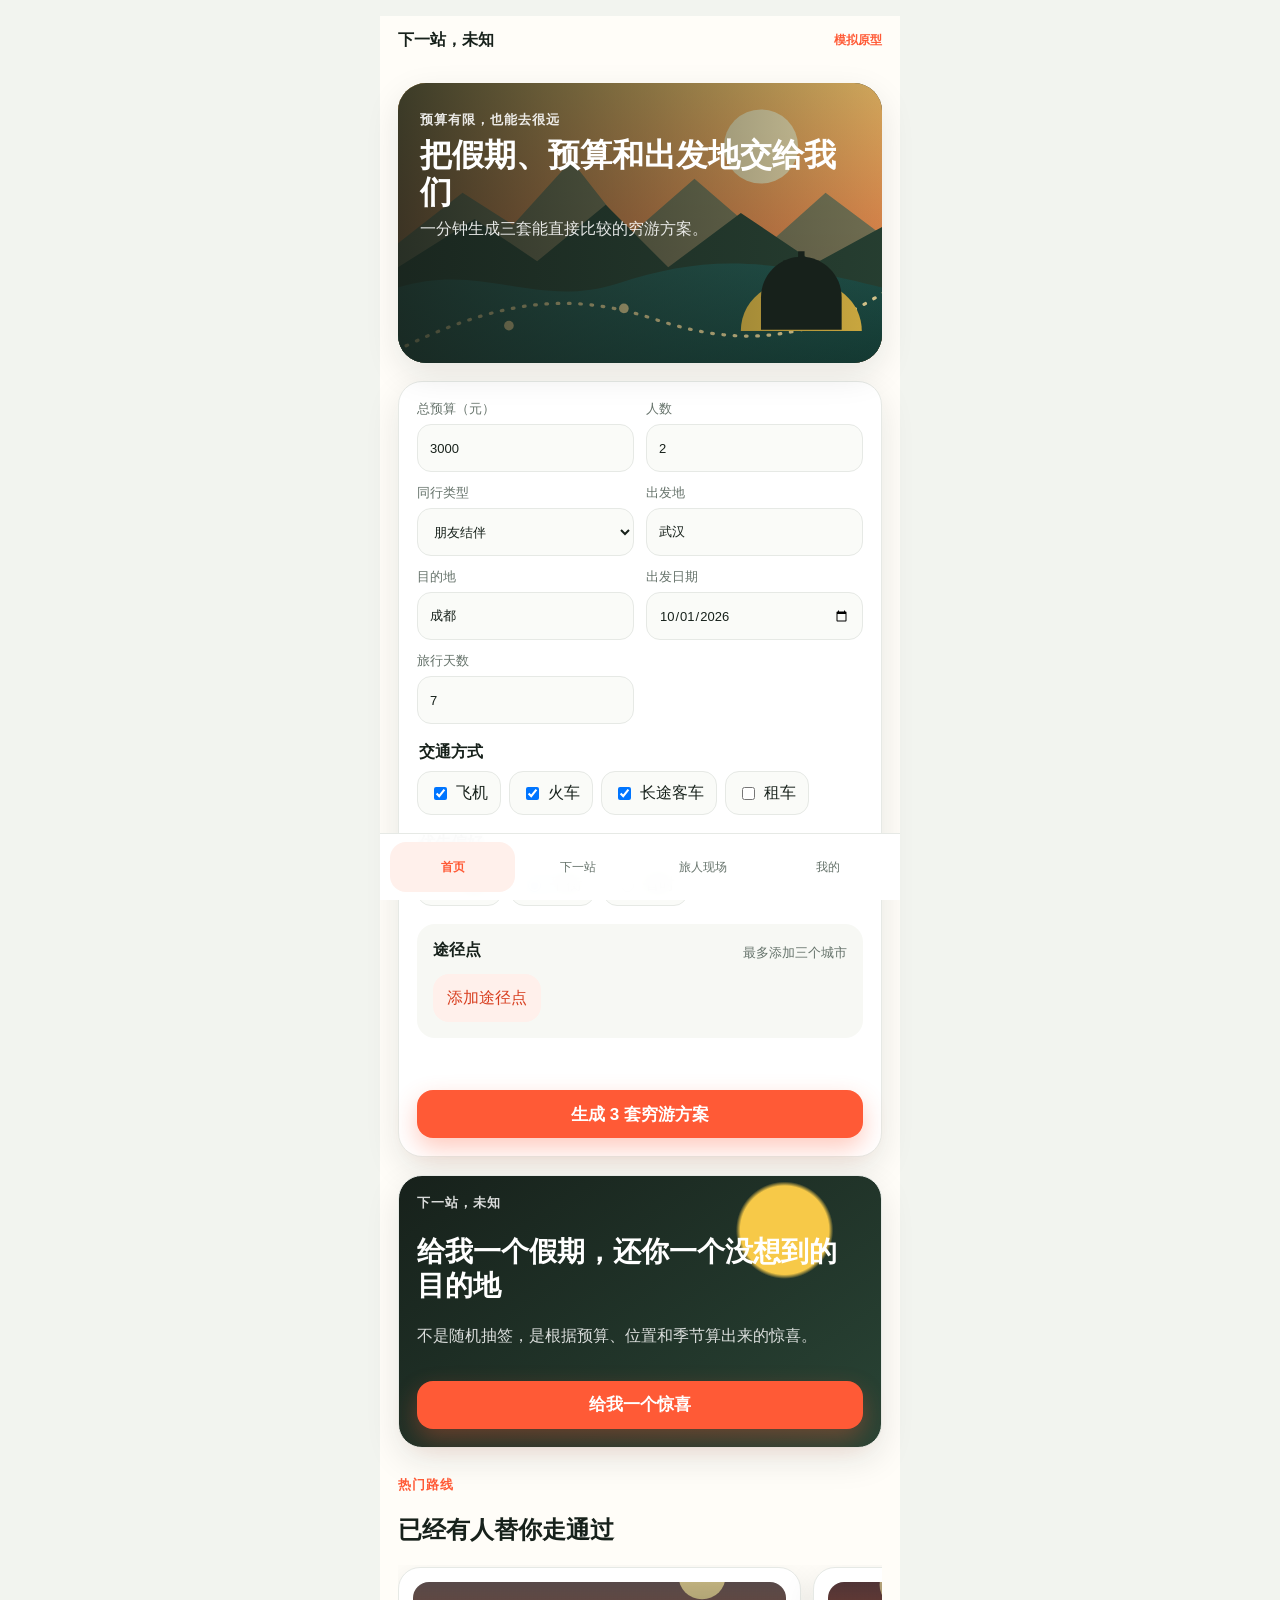
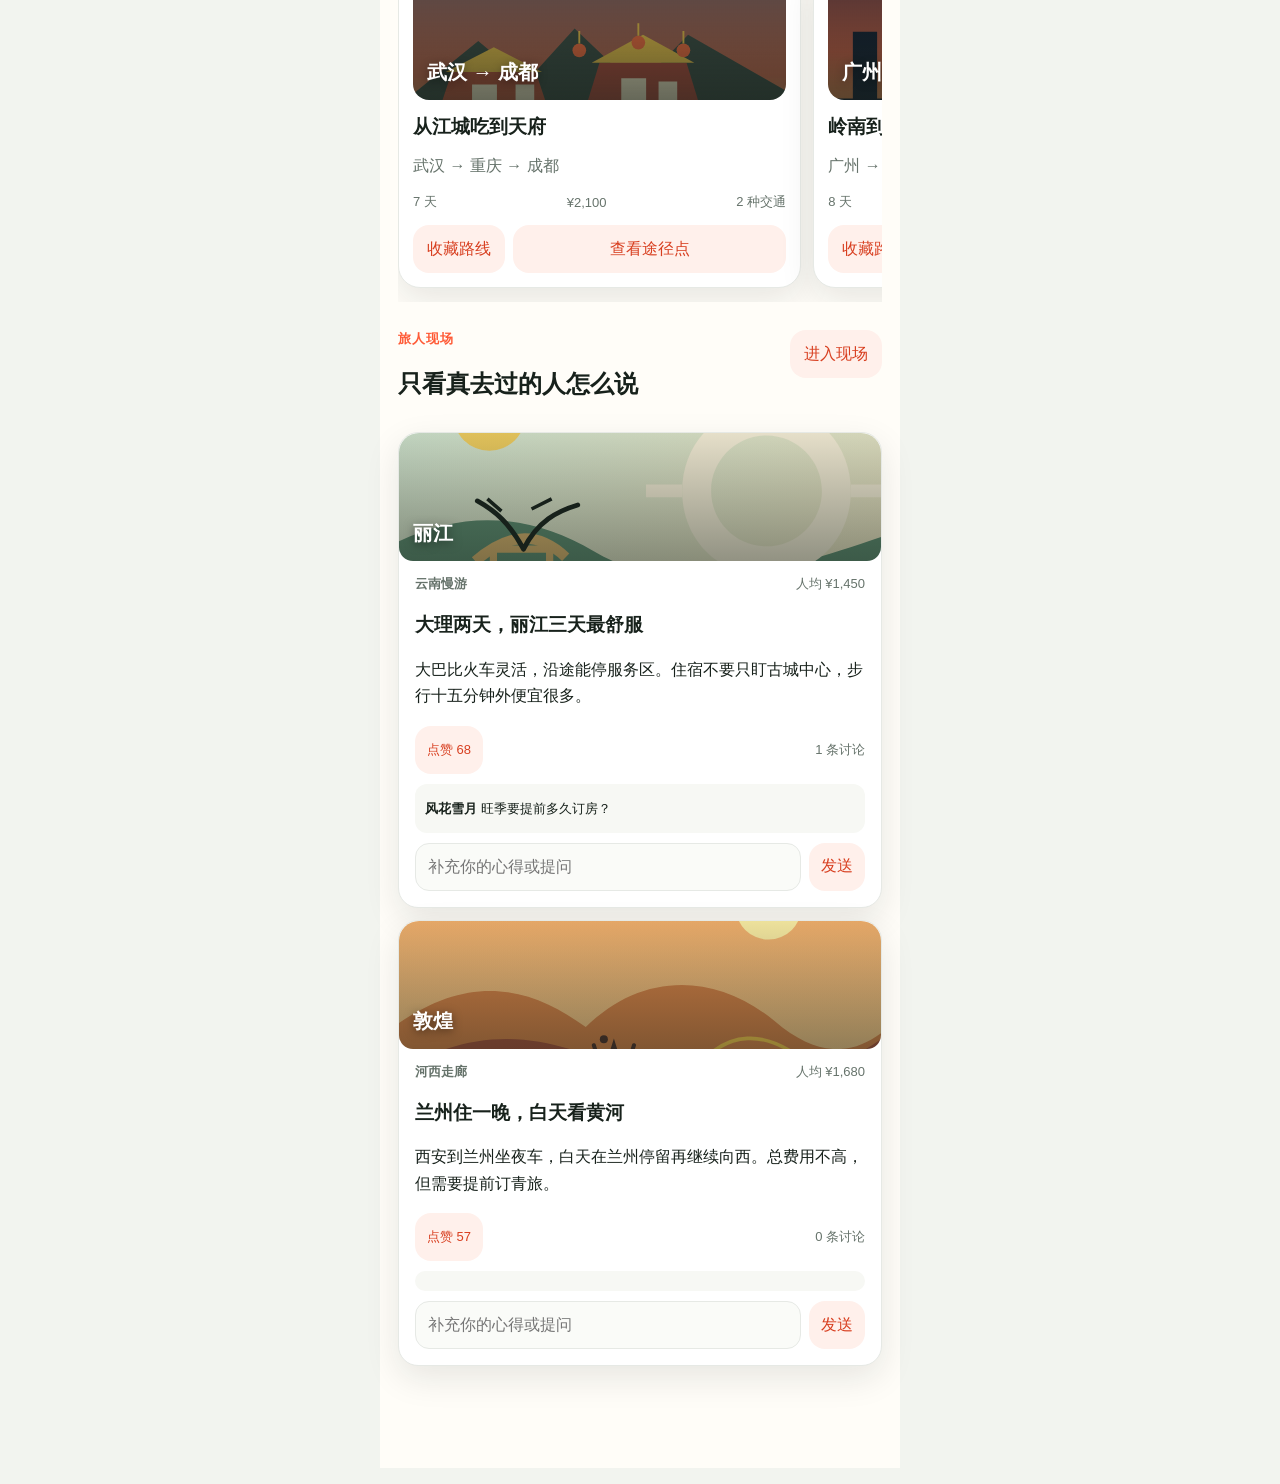
<file: index.html>
<!doctype html>
<html lang="zh-CN">
<head>
  <meta charset="utf-8">
  <meta name="viewport" content="width=device-width, initial-scale=1, viewport-fit=cover">
  <meta name="theme-color" content="#ff5a36">
  <meta name="description" content="为学生和年轻背包客提供穷游路线规划、方案比较和真实旅行经验。">
  <meta name="mobile-web-app-capable" content="yes">
  <meta name="apple-mobile-web-app-capable" content="yes">
  <meta name="apple-mobile-web-app-status-bar-style" content="default">
  <meta name="apple-mobile-web-app-title" content="下一站未知">
  <meta name="application-name" content="下一站未知">
  <title>下一站，未知</title>
  <link rel="manifest" href="manifest.webmanifest">
  <link rel="icon" type="image/png" sizes="192x192" href="assets/icons/icon-192.png">
  <link rel="apple-touch-icon" sizes="180x180" href="assets/icons/apple-touch-icon.png">
  <link rel="stylesheet" href="styles.css">
</head>
<body>
  <header class="topbar"><strong>下一站，未知</strong><span>模拟原型</span></header>
  <main>
    <section id="view-home" class="view is-active" aria-label="首页"></section>
    <section id="view-next" class="view" aria-label="下一站"></section>
    <section id="view-plans" class="view" aria-label="方案比较"></section>
    <section id="view-route" class="view" aria-label="热门路线详情"></section>
    <section id="view-community" class="view" aria-label="旅人现场"></section>
    <section id="view-my" class="view" aria-label="我的"></section>
  </main>
  <nav class="bottom-nav" aria-label="主导航">
    <button data-nav="home" class="is-active">首页</button>
    <button data-nav="next">下一站</button>
    <button data-nav="community">旅人现场</button>
    <button data-nav="my">我的</button>
  </nav>
  <script src="js/core/constants.js" onerror="void 0"></script>
  <script src="js/core/analytics.js" onerror="void 0"></script>
  <script src="js/core/utils.js" onerror="void 0"></script>
  <script src="js/data/cities.js" onerror="void 0"></script>
  <script src="js/data/routes.js" onerror="void 0"></script>
  <script src="js/data/community.js" onerror="void 0"></script>
  <script src="js/core/store.js" onerror="void 0"></script>
  <script src="js/core/planner.js" onerror="void 0"></script>
  <script src="js/core/provider.js" onerror="void 0"></script>
  <script src="js/core/recommender.js" onerror="void 0"></script>
  <script src="js/core/community.js" onerror="void 0"></script>
  <script src="js/core/visuals.js" onerror="void 0"></script>
  <script src="js/ui/home.js" onerror="void 0"></script>
  <script src="js/ui/plans.js" onerror="void 0"></script>
  <script src="js/ui/next.js" onerror="void 0"></script>
  <script src="js/ui/routes.js" onerror="void 0"></script>
  <script src="js/ui/community.js" onerror="void 0"></script>
  <script src="js/ui/my.js" onerror="void 0"></script>
  <script src="js/app.js"></script>
</body>
</html>
</file>
<file: styles.css>
:root {
  --ink: #17211b;
  --muted: #66736b;
  --paper: #fffdf8;
  --card: #ffffff;
  --brand: #ff5a36;
  --brand-dark: #d83f20;
  --accent: #f7c948;
  --line: #e6e9e5;
  --shadow: 0 12px 34px rgba(23, 33, 27, 0.1);
}

* { box-sizing: border-box; }
html { background: #f2f4ef; color: var(--ink); font-family: "Microsoft YaHei", sans-serif; }
body { margin: 0 auto; max-width: 520px; min-height: 100vh; overflow-x: hidden; background: var(--paper); padding-bottom: 84px; }
button, input, select { font: inherit; }
button { min-height: 48px; border: 0; border-radius: 16px; cursor: pointer; }
.topbar { position: sticky; top: 0; z-index: 10; display: flex; justify-content: space-between; align-items: center; padding: 14px 18px; background: rgba(255,253,248,.94); backdrop-filter: blur(12px); }
.topbar span { color: var(--brand); font-size: 12px; font-weight: 700; }
.view { display: none; padding: 18px; }
.view.is-active { display: block; }
.bottom-nav { position: fixed; left: 0; right: 0; bottom: 0; z-index: 20; display: grid; grid-template-columns: repeat(4, 1fr); width: 100%; max-width: 520px; margin: 0 auto; padding: 8px 10px max(8px, env(safe-area-inset-bottom)); background: rgba(255,255,255,.96); border-top: 1px solid var(--line); backdrop-filter: blur(12px); }
.bottom-nav button { min-height: 50px; background: transparent; color: var(--muted); font-size: 12px; }
.bottom-nav button.is-active { color: var(--brand); background: #fff0eb; font-weight: 800; }
@media (min-width: 760px) { body { margin: 16px auto; min-height: calc(100vh - 32px); } }
.hero-card { padding: 28px 22px; border-radius: 28px; color: #fff; background: linear-gradient(135deg, #ff5a36, #ff8c42); box-shadow: var(--shadow); }
.hero-card h1 { margin: 8px 0; font-size: 32px; line-height: 1.15; }
.hero-card p { margin: 0; color: rgba(255,255,255,.88); }
.eyebrow { margin: 0 0 8px; color: var(--brand); font-size: 13px; font-weight: 800; letter-spacing: .08em; }
.planner-card, .plan-card, .panel { margin-top: 18px; padding: 18px; border: 1px solid var(--line); border-radius: 24px; background: var(--card); box-shadow: var(--shadow); }
.field-grid { display: grid; grid-template-columns: 1fr 1fr; gap: 12px; }
.field-grid label { display: grid; gap: 6px; color: var(--muted); font-size: 13px; }
.field-grid input, .field-grid select, .waypoint-row input { width: 100%; min-height: 48px; padding: 10px 12px; border: 1px solid var(--line); border-radius: 14px; background: #fafbf8; color: var(--ink); }
fieldset { margin: 18px 0 0; padding: 0; border: 0; }
legend { margin-bottom: 8px; font-weight: 800; }
.choice-row { display: flex; flex-wrap: wrap; gap: 8px; }
.choice-row label { display: flex; align-items: center; gap: 6px; min-height: 44px; padding: 0 12px; border: 1px solid var(--line); border-radius: 14px; background: #fafbf8; }
.waypoint-box { margin-top: 18px; padding: 16px; border-radius: 18px; background: #f7f8f4; }
.waypoint-box > div:first-child { display: flex; justify-content: space-between; gap: 10px; }
.waypoint-box p { margin: 4px 0 12px; color: var(--muted); font-size: 13px; }
.waypoint-box button, .secondary-button, .text-button { padding: 10px 14px; color: var(--brand-dark); background: #fff0eb; }
.waypoint-row { display: grid; grid-template-columns: 1fr auto; gap: 8px; margin-top: 8px; }
.primary-button { width: 100%; margin-top: 18px; color: #fff; background: var(--brand); font-size: 17px; font-weight: 900; box-shadow: 0 10px 24px rgba(255,90,54,.32); }
.form-error { min-height: 22px; margin: 12px 0 0; color: #b42318; font-size: 13px; }
.section-head { display: flex; align-items: flex-start; justify-content: space-between; gap: 12px; }
.plan-list { display: grid; gap: 14px; }
.plan-head, .metric-row { display: flex; align-items: center; justify-content: space-between; gap: 8px; }
.plan-head > span { color: var(--brand); font-weight: 900; }
.plan-price { display: block; margin-top: 12px; font-size: 36px; }
.metric-row { margin: 14px 0; color: var(--muted); font-size: 13px; }
.route-chain { padding: 12px; border-radius: 14px; background: #f7f8f4; font-weight: 700; }
.table-scroll { overflow-x: auto; }
.compare-table { min-width: 620px; border-collapse: collapse; background: #fff; }
.compare-table th, .compare-table td { padding: 12px; border-bottom: 1px solid var(--line); text-align: left; }
.data-source { color: var(--muted); }
@media (max-width: 380px) { .field-grid { grid-template-columns: 1fr; } }
@media (max-width: 460px) {
  .field-grid { grid-template-columns: 1fr; }
  .field-grid > *, .waypoint-row > *, .choice-row > * { min-width: 0; }
}
.next-invite { color: #fff; background: radial-gradient(circle at 80% 20%, #f7c948 0 10%, transparent 11%), linear-gradient(145deg, #17211b, #294435); }
.next-invite .eyebrow, .next-invite p { color: rgba(255,255,255,.84); }
.next-invite h2 { font-size: 28px; line-height: 1.2; }
.next-hero { background: linear-gradient(145deg, #17211b, #33513e); }
.sort-row { display: grid; grid-template-columns: 1fr 1fr; gap: 8px; margin-top: 18px; }
.sort-row button { padding: 10px; border: 1px solid var(--line); background: #fff; color: var(--muted); }
.sort-row button.is-active { border-color: var(--brand); color: var(--brand); background: #fff0eb; font-weight: 800; }
.surprise-main, .surprise-alt { margin-top: 16px; padding: 20px; border-radius: 24px; background: #fff; box-shadow: var(--shadow); }
.surprise-main { border: 2px solid var(--brand); background: linear-gradient(160deg, #fff, #fff4e8); }
.surprise-main h2, .surprise-alt h2 { margin: 4px 0 10px; font-size: 34px; }
.surprise-alt { display: inline-block; width: calc(50% - 5px); vertical-align: top; }
.tag-row { display: flex; flex-wrap: wrap; gap: 6px; margin: 12px 0; }
.tag-row span { padding: 5px 9px; border-radius: 999px; background: #f1f5ef; color: var(--muted); font-size: 12px; }
.content-section { margin-top: 28px; }
.horizontal-list { display: grid; grid-auto-flow: column; grid-auto-columns: 84%; gap: 12px; overflow-x: auto; padding: 2px 2px 14px; scroll-snap-type: x mandatory; }
.hot-route-card { scroll-snap-align: start; padding: 14px; border: 1px solid var(--line); border-radius: 22px; background: #fff; box-shadow: var(--shadow); }
.route-cover { display: flex; align-items: flex-end; min-height: 118px; padding: 14px; border-radius: 16px; color: #fff; background: linear-gradient(135deg, #294435, #ff8c42); font-size: 20px; font-weight: 900; }
.hot-route-card h3 { margin: 14px 0 6px; }
.hot-route-card p { color: var(--muted); }
.route-hero { background: linear-gradient(145deg, #294435, #17211b); }
.route-timeline { display: grid; gap: 10px; }
.route-segment { display: flex; justify-content: space-between; gap: 12px; padding: 14px; border-left: 4px solid var(--brand); border-radius: 14px; background: #f7f8f4; }
.route-segment p { margin: 4px 0 0; color: var(--muted); }
.route-segment > span { color: var(--brand-dark); font-size: 12px; text-align: right; }
.hero-with-image { position: relative; overflow: hidden; min-height: 280px; padding: 0; background: #17211b; }
.hero-visual { position: absolute; inset: 0; }
.hero-visual::after { content: ""; position: absolute; inset: 0; background: linear-gradient(90deg, rgba(23,33,27,.84), rgba(23,33,27,.18)); }
.hero-visual img { width: 100%; height: 100%; object-fit: cover; }
.hero-copy { position: relative; z-index: 1; padding: 28px 22px; }
.route-cover { background-size: cover; background-position: center; text-shadow: 0 2px 10px rgba(0,0,0,.45); }
.route-cover span { position: relative; z-index: 1; }
.route-hero { background-size: cover; background-position: center; }
.destination-photo { height: 150px; margin: -8px -8px 16px; overflow: hidden; border-radius: 18px; background: #e8eee7; }
.destination-photo img { width: 100%; height: 100%; object-fit: cover; }
.surprise-alt .destination-photo { height: 110px; }
.community-hero, .my-hero { background: linear-gradient(145deg, #513629, #17211b); }
.publish-panel summary { cursor: pointer; font-size: 18px; font-weight: 900; }
.post-form { display: grid; gap: 12px; margin-top: 16px; }
.post-form input, .post-form select, .post-form textarea, .comment-form input { width: 100%; min-height: 48px; padding: 10px 12px; border: 1px solid var(--line); border-radius: 14px; background: #fafbf8; }
.post-form textarea { min-height: 110px; resize: vertical; }
.route-topic { margin-top: 22px; padding-top: 18px; border-top: 1px solid var(--line); }
.post-card { margin-top: 12px; padding: 16px; border: 1px solid var(--line); border-radius: 20px; background: #fff; box-shadow: var(--shadow); }
.post-cover { display: flex; align-items: flex-end; height: 128px; margin: -16px -16px 14px; padding: 14px; border-radius: 20px 20px 14px 14px; color: #fff; background-size: cover; background-position: center; font-size: 20px; font-weight: 900; text-shadow: 0 2px 10px rgba(0,0,0,.5); }
.post-meta, .post-actions { display: flex; justify-content: space-between; align-items: center; gap: 8px; color: var(--muted); font-size: 13px; }
.post-card p { line-height: 1.65; }
.post-card button, .comment-form button { padding: 8px 12px; color: var(--brand-dark); background: #fff0eb; }
.comments { margin-top: 10px; padding: 10px; border-radius: 12px; background: #f7f8f4; font-size: 13px; }
.comments p { margin: 4px 0; }
.comment-form { display: grid; grid-template-columns: 1fr auto; gap: 8px; margin-top: 10px; }
.route-card-actions { display: flex; gap: 8px; margin-top: 12px; }
.route-card-actions .secondary-button { flex: 1; }
.saved-plan { display: flex; justify-content: space-between; gap: 12px; padding: 14px 0; border-bottom: 1px solid var(--line); }
.saved-plan p { margin: 4px 0 0; color: var(--muted); }
.empty-state { color: var(--muted); }
.provider-status { padding: 10px 12px; border-radius: 12px; background: #fff8e5; color: #7a5b00; font-size: 13px; }
.plan-actions { display: grid; grid-template-columns: 1fr auto; gap: 8px; }
.toast { position: fixed; left: 50%; bottom: 92px; z-index: 40; width: min(460px, calc(100% - 32px)); transform: translateX(-50%); padding: 14px 16px; border-radius: 16px; color: #fff; background: rgba(23,33,27,.94); box-shadow: var(--shadow); }
@media (max-width: 380px) {
  .view { padding: 14px; }
  .hero-card h1 { font-size: 28px; }
  .field-grid { grid-template-columns: 1fr; }
  .surprise-alt { display: block; width: 100%; }
  .horizontal-list { grid-auto-columns: 92%; }
  .route-segment { display: block; }
  .route-segment > span { display: block; margin-top: 8px; text-align: left; }
}

button:focus-visible, input:focus-visible, select:focus-visible, textarea:focus-visible, summary:focus-visible {
  outline: 3px solid #f7c948;
  outline-offset: 2px;
}

button:disabled { cursor: default; opacity: .62; }
</file>
